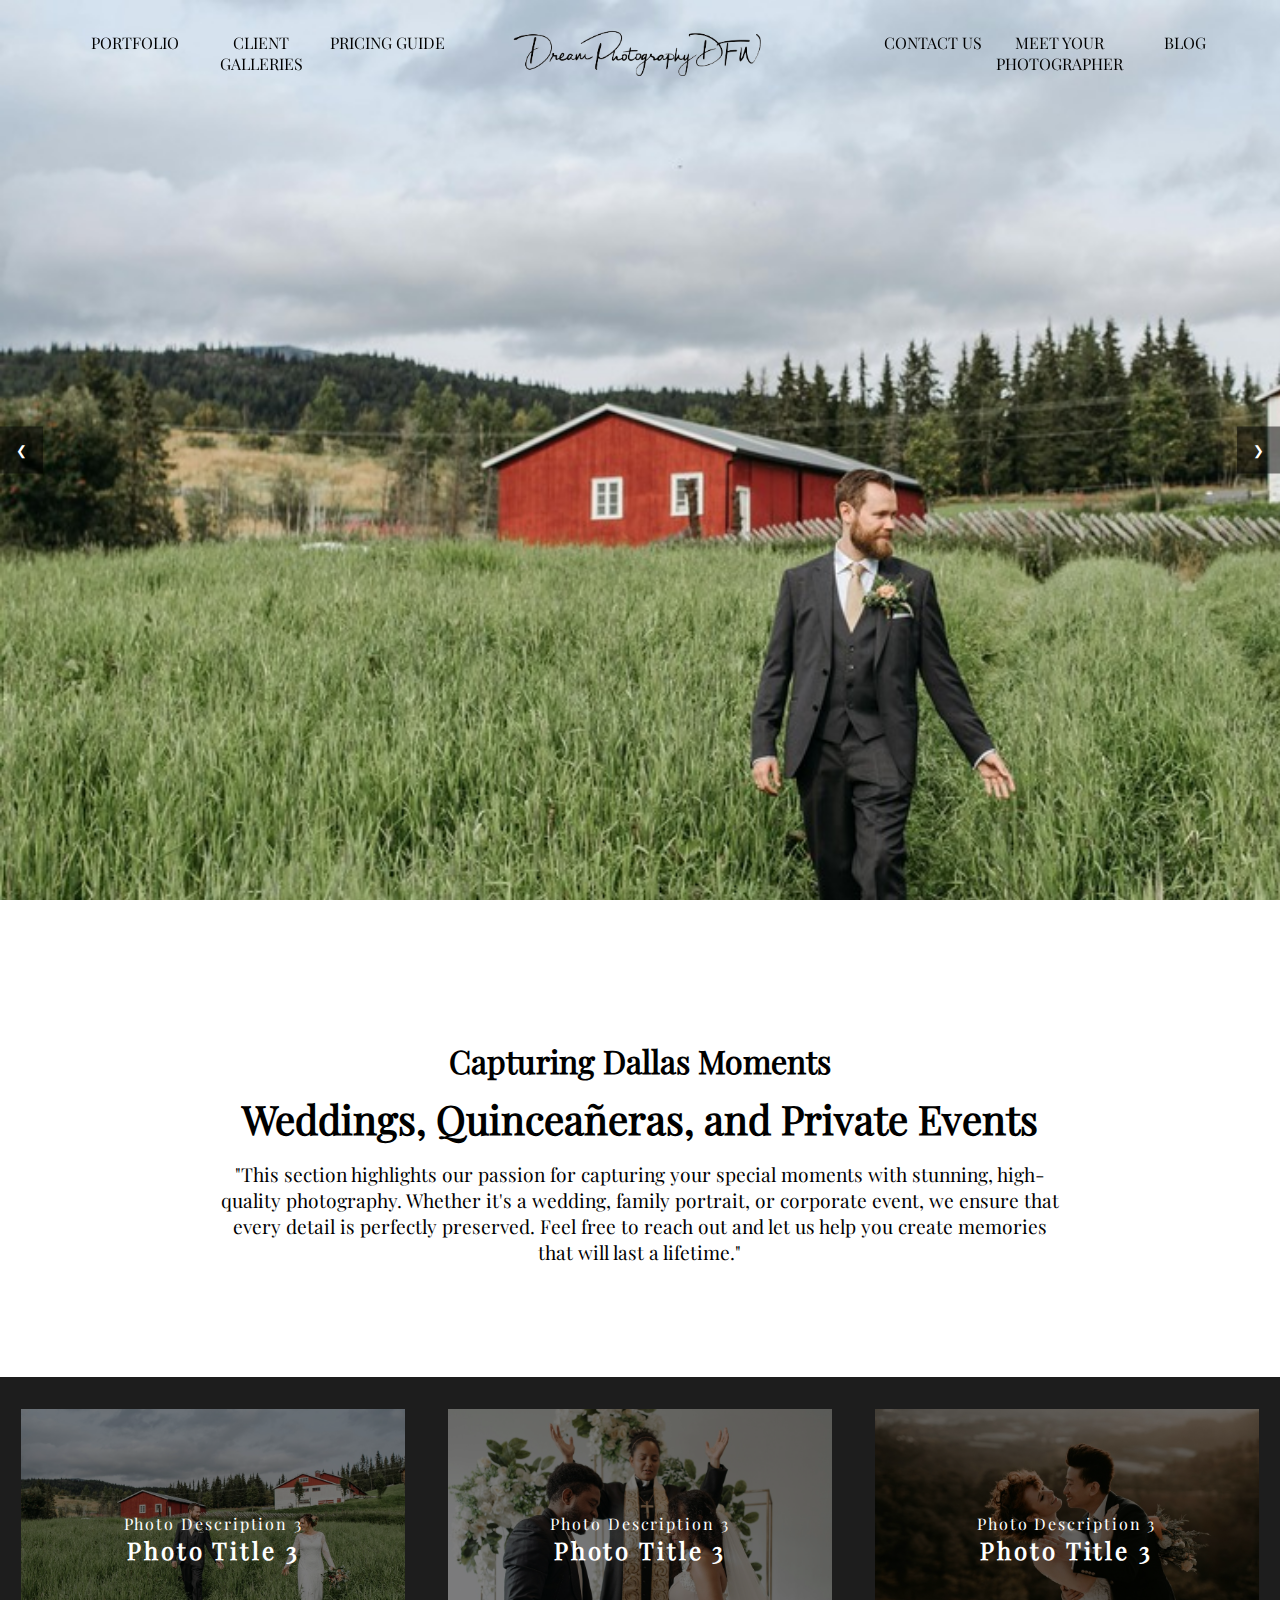
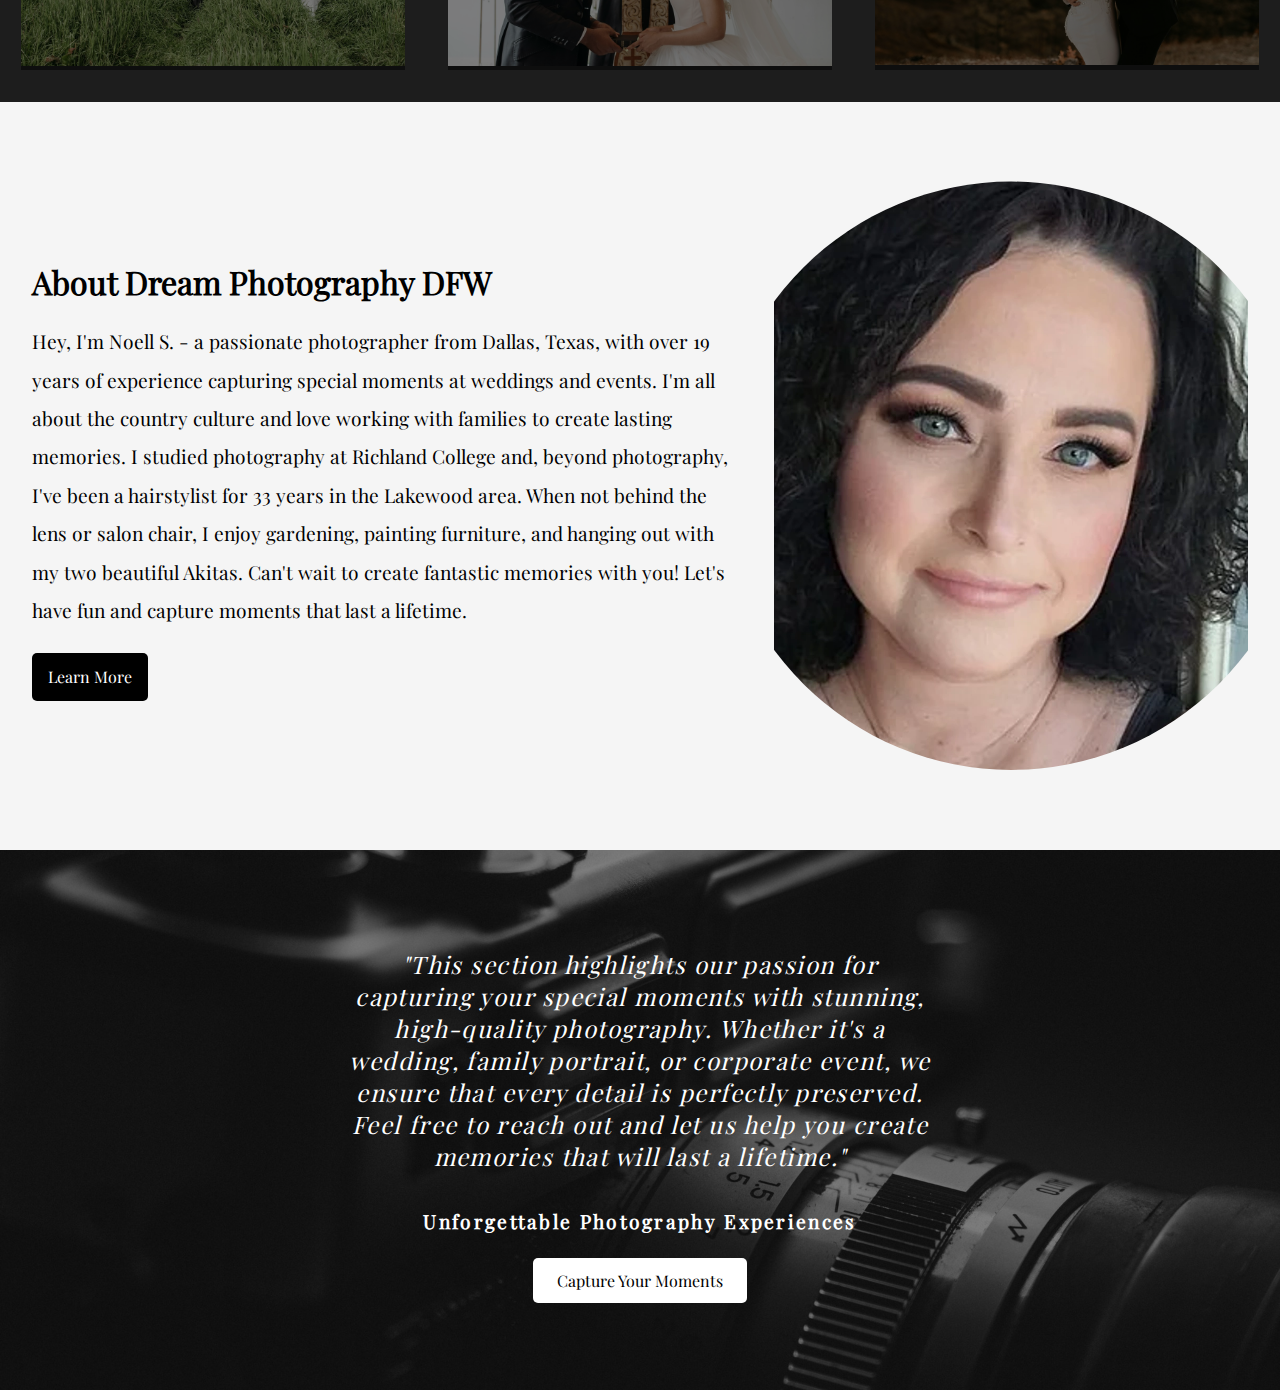
<file: index.html>
<!DOCTYPE html>
<html lang="en">
<head>
    <meta charset="UTF-8">
    <meta name="viewport" content="width=device-width, initial-scale=1.0">
    <title>Photography Website</title>
    <link rel="stylesheet" href="src/css/index.css">
</head>
<body>
    <header>
        <nav>
            <div class="hamburger-menu" id="hamburger-menu">
                <span class="hamburger-icon" id="hamburger-icon">&#9776;</span>
            </div>
            <div class="slide-menu">
                <span class="close-icon" id="close-icon">&times;</span>
                <ul class="nav-links">
                    <li><a href="#">PORTFOLIO</a></li>
                    <li><a href="#">CLIENT GALLERIES</a></li>
                    <li><a href="#">PRICING GUIDE</a></li>
                </ul>
                <ul class="nav-links">
                    <li><a href="#">CONTACT US</a></li>
                    <li><a href="#">MEET YOUR PHOTOGRAPHER</a></li>
                    <li><a href="#">BLOG</a></li>
                </ul>
            </div>
            <ul class="nav-links-regular">
                <li><a href="#">PORTFOLIO</a></li>
                <li><a href="#">CLIENT GALLERIES</a></li>
                <li><a href="#">PRICING GUIDE</a></li>
            </ul>
            <a class="nav-img-link" href="#"><img src="assets/images/DFW-logo.png" alt="Logo"></a>
            <ul class="nav-links-regular">
                <li><a href="#">CONTACT US</a></li>
                <li><a href="#">MEET YOUR PHOTOGRAPHER</a></li>
                <li><a href="#">BLOG</a></li>
            </ul>
        </nav>
    </header>
    <section class="hero-section">
        <div class="carousel">
            <div class="carousel-inner">
                <div class="carousel-item active">
                    <img src="assets/images/farm-couple.jpg" alt="Hero Image 1">
                </div>
                <div class="carousel-item">
                    <img src="assets/images/religious-couple.jpg" alt="Hero Image 2">
                </div>
                <div class="carousel-item">
                    <img src="assets/images/wedding-couple.jpg" alt="Hero Image 3">
                </div>
            </div>
            <div class="carousel-controls">
                <button class="prev">❮</button>
                <button class="next">❯</button>
            </div>
        </div>
    </section>
    <section class="header-text-section">
        <h2>Capturing Dallas Moments</h2>
        <h1>Weddings, Quinceañeras, and Private Events</h1>
        <p>
            "This section highlights our passion for capturing your special moments with stunning, high-quality photography. Whether it's a wedding, family portrait, or corporate event, we ensure that every detail is perfectly preserved. Feel free to reach out and let us help you create memories that will last a lifetime."</p>
    </section>
    <section class="photo-section">
        <div class="photo-card">
            <img src="assets/images/farm-couple.jpg" alt="Photo 1">
            <div class="photo-overlay">
                <p>Photo Description 3</p>

                <h2>Photo Title 3</h2>
            </div>
        </div>
        <div class="photo-card">
            <img src="assets/images/religious-couple.jpg" alt="Photo 2">
            <div class="photo-overlay">
                <p>Photo Description 3</p>

                <h2>Photo Title 3</h2>
            </div>
        </div>
        <div class="photo-card">
            <img src="assets/images/wedding-couple.jpg" alt="Photo 3">
            <div class="photo-overlay">
                <p>Photo Description 3</p>

                <h2>Photo Title 3</h2>
            </div>
        </div>
    </section>
    <section class="about">
        <div class="about-text">
            <h1>About Dream Photography DFW</h1>
            <p>Hey, I'm Noell S. - a passionate photographer from Dallas, Texas, with over 19 years of experience capturing special moments at weddings and events. I'm all about the country culture and love working with families to create lasting memories. I studied photography at Richland College and, beyond photography, I've been a hairstylist for 33 years in the Lakewood area. When not behind the lens or salon chair, I enjoy gardening, painting furniture, and hanging out with my two beautiful Akitas. Can't wait to create fantastic memories with you! Let's have fun and capture moments that last a lifetime.</p>
            <a href="#">Learn More</a>
        </div>
        <div class="about-image">
            <img src="assets/images/noell.webp" alt="About Us">
        </div>
    </section>
    <section class="testimonial">
        <div class="testimonial-overlay"></div>
        <div class="testimonial-content">
            <blockquote>
                "This section highlights our passion for capturing your special moments with stunning, high-quality photography. Whether it's a wedding, family portrait, or corporate event, we ensure that every detail is perfectly preserved. Feel free to reach out and let us help you create memories that will last a lifetime."
            </blockquote>
            <p class="author">Unforgettable Photography Experiences</p>
            <a href="#" class="cta-button">Capture Your Moments</a>
        </div>
    </section>

    <script src="js/hideNavbar.js"></script>
    <script src="js/navbarController.js"></script>
    <script src="js/heroSlideShow.js"></script>

</body>
</html>
</file>
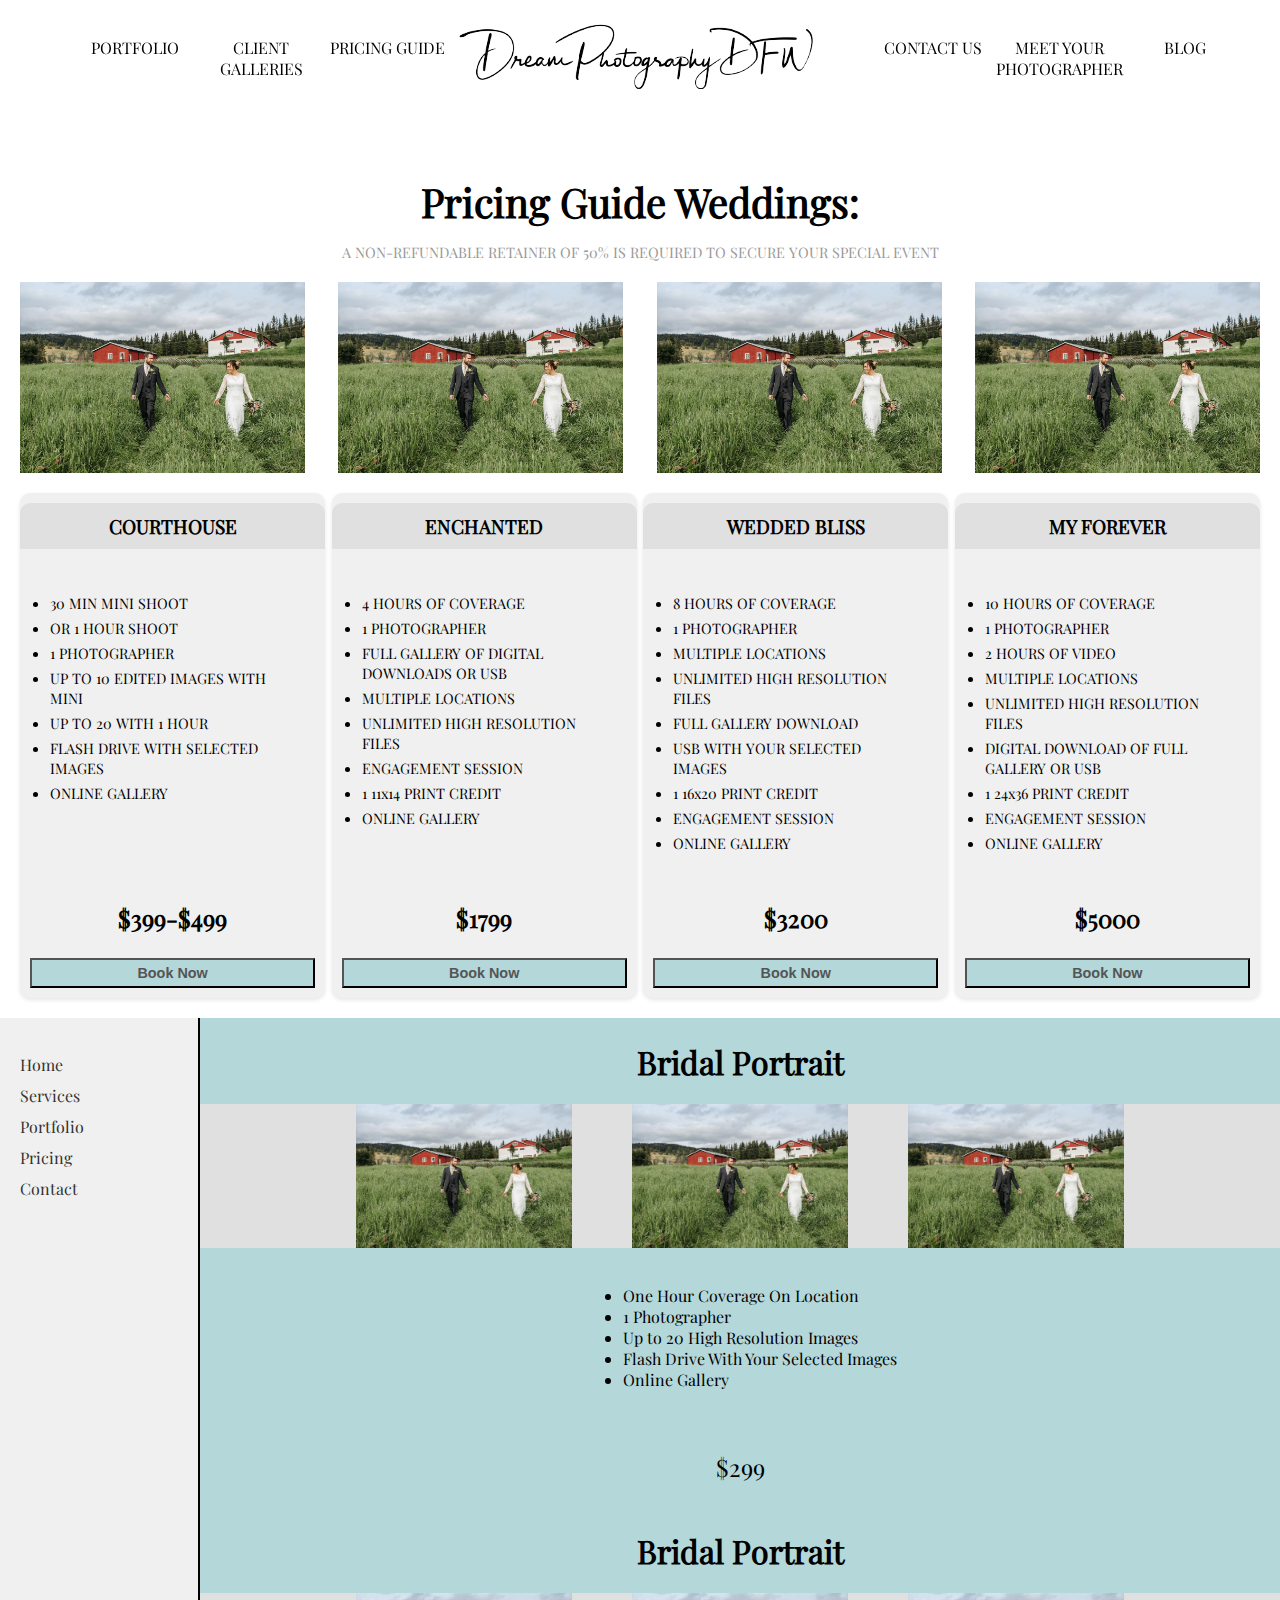
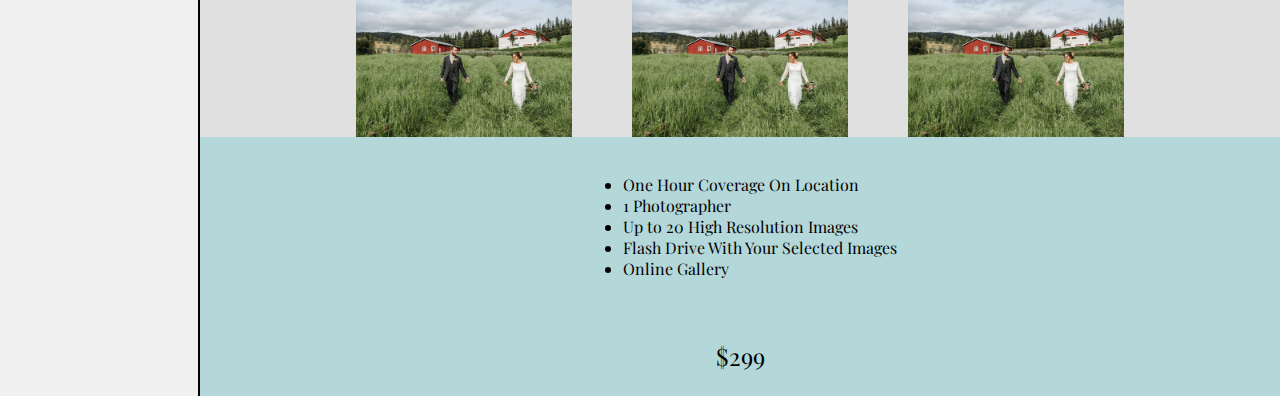
<file: pricing.html>
<!DOCTYPE html>
<html lang="en">
<head>
    <meta charset="UTF-8">
    <meta name="viewport" content="width=device-width, initial-scale=1.0">
    <title>Photography Website</title>
    <link rel="stylesheet" href="src/css/pricing.css">
</head>
<body>
    <header>
        <nav>
            <ul class="nav-links">
                <li><a href="#">PORTFOLIO</a></li>
                <li><a href="#">CLIENT GALLERIES</a></li>
                <li><a href="#">PRICING GUIDE</a></li>
            </ul>
            <a href="#"><img src="assets/images/DFW-logo.png" alt="Logo"></a>
            <ul class="nav-links">
                <li><a href="#">CONTACT US</a></li>
                <li><a href="#">MEET YOUR PHOTOGRAPHER</a></li>
                <li><a href="#">BLOG</a></li>
            </ul>
        </nav>
    </header>

    <section class="pricing-guide">
        <h1>Pricing Guide Weddings:</h1>
        <p class="note">A NON-REFUNDABLE RETAINER OF 50% IS REQUIRED TO SECURE YOUR SPECIAL EVENT</p>
        <div class="images">
            <img src="assets/images/farm-couple.jpg" alt="Courthouse Wedding">
            <img src="assets/images/farm-couple.jpg" alt="Enchanted Wedding">
            <img src="assets/images/farm-couple.jpg" alt="Wedded Bliss Wedding">
            <img src="assets/images/farm-couple.jpg" alt="My Forever Wedding">
        </div>
        <div class="packages">
            <div class="package">
                <h3>COURTHOUSE</h3>
                <ul>
                    <li>30 MIN MINI SHOOT</li>
                    <li>OR 1 HOUR SHOOT</li>
                    <li>1 PHOTOGRAPHER</li>
                    <li>UP TO 10 EDITED IMAGES WITH MINI</li>
                    <li>UP TO 20 WITH 1 HOUR</li>
                    <li>FLASH DRIVE WITH SELECTED IMAGES</li>
                    <li>ONLINE GALLERY</li>
                </ul>
                <p class="price">$399-$499</p>
                <a href="#"><button>Book Now</button></a>
            </div>
            <div class="package">
                <h3>ENCHANTED</h3>
                <ul>
                    <li>4 HOURS OF COVERAGE</li>
                    <li>1 PHOTOGRAPHER</li>
                    <li>FULL GALLERY OF DIGITAL DOWNLOADS OR USB</li>
                    <li>MULTIPLE LOCATIONS</li>
                    <li>UNLIMITED HIGH RESOLUTION FILES</li>
                    <li>ENGAGEMENT SESSION</li>
                    <li>1 11x14 PRINT CREDIT</li>
                    <li>ONLINE GALLERY</li>
                </ul>
                <p class="price">$1799</p>
                <a href="#"><button>Book Now</button></a>
            </div>
            <div class="package">
                <h3>WEDDED BLISS</h3>
                <ul>
                    <li>8 HOURS OF COVERAGE</li>
                    <li>1 PHOTOGRAPHER</li>
                    <li>MULTIPLE LOCATIONS</li>
                    <li>UNLIMITED HIGH RESOLUTION FILES</li>
                    <li>FULL GALLERY DOWNLOAD</li>
                    <li>USB WITH YOUR SELECTED IMAGES</li>
                    <li>1 16x20 PRINT CREDIT</li>
                    <li>ENGAGEMENT SESSION</li>
                    <li>ONLINE GALLERY</li>
                </ul>
                <p class="price">$3200</p>
                <a href="#"><button>Book Now</button></a>
            </div>
            <div class="package">
                <h3>MY FOREVER</h3>
                <ul>
                    <li>10 HOURS OF COVERAGE</li>
                    <li>1 PHOTOGRAPHER</li>
                    <li>2 HOURS OF VIDEO</li>
                    <li>MULTIPLE LOCATIONS</li>
                    <li>UNLIMITED HIGH RESOLUTION FILES</li>
                    <li>DIGITAL DOWNLOAD OF FULL GALLERY OR USB</li>
                    <li>1 24x36 PRINT CREDIT</li>
                    <li>ENGAGEMENT SESSION</li>
                    <li>ONLINE GALLERY</li>
                </ul>
                <p class="price">$5000</p>
                <a href="#"><button>Book Now</button></a>
            </div>
        </div>
    </section>

    <div class="sub-services">
        <section id="side-nav-container" class="side-nav-container">
            <nav class="side-nav">
                <ul>
                    <li><a href="#home">Home</a></li>
                    <li><a href="#services">Services</a></li>
                    <li><a href="#portfolio">Portfolio</a></li>
                    <li><a href="#pricing">Pricing</a></li>
                    <li><a href="#contact">Contact</a></li>
                </ul>
            </nav>
        </section>
        
        <div class="services">
            <section class="service">
                <h1>Bridal Portrait</h1>
                <div class="img-container">
                    <img src="assets/images/farm-couple.jpg">
                    <img src="assets/images/farm-couple.jpg">
                    <img src="assets/images/farm-couple.jpg">
                </div>
                <ul>
                    <li>One Hour Coverage On Location</li>
                    <li>1 Photographer</li>
                    <li>Up to 20 High Resolution Images</li>
                    <li>Flash Drive With Your Selected Images</li>
                    <li>Online Gallery</li>
                </ul>
                <p>$299</p>
            </section>
            <section class="service">
                <h1>Bridal Portrait</h1>
                <div class="img-container">
                    <img src="assets/images/farm-couple.jpg">
                    <img src="assets/images/farm-couple.jpg">
                    <img src="assets/images/farm-couple.jpg">
                </div>
                <ul>
                    <li>One Hour Coverage On Location</li>
                    <li>1 Photographer</li>
                    <li>Up to 20 High Resolution Images</li>
                    <li>Flash Drive With Your Selected Images</li>
                    <li>Online Gallery</li>
                </ul>
                <p>$299</p>
            </section>
        </div>
    </div>

    <script src="js/hideNavbar.js"></script>
    <!-- <script src="js/sideNav.js"></script> -->


</body>
</html>
</file>
<file: src/css/index.css>
/* Variables for easier color management */
/* Define font face for Playfair Display */
@font-face {
  font-family: "Playfair Display";
  src: url("/assets/fonts/PD-static/PlayfairDisplay-Regular.ttf") format("truetype");
  /* Add other formats if available */
  font-weight: normal;
  font-style: normal;
}
/* Apply fonts to elements */
body {
  font-family: "Playfair Display", Arial, sans-serif;
  margin: 0;
  padding: 0;
}

h1, h2, h3, h4, h5, h6 {
  font-family: "Playfair Display", Arial, sans-serif;
  /* Fallback to Arial or sans-serif if 'Playfair Display' fails to load */
}

p {
  font-family: "Playfair Display", Arial, sans-serif;
  /* Fallback to Arial or sans-serif */
}

header {
  position: fixed;
  width: 100%;
  top: 0;
  z-index: 100;
  background-color: rgba(0, 0, 0, 0);
  transition: top 0.3s;
}
header nav {
  display: flex;
  justify-content: center;
  align-items: center;
  padding: 1rem 2rem;
  /* Media query for screens 768px and smaller */
}
header nav .logo {
  font-size: 1.5rem;
  color: #fff;
  text-align: center;
}
header nav .nav-links-regular {
  list-style: none;
  display: flex;
  flex: 1;
  justify-content: space-between;
}
header nav .nav-links-regular li {
  flex: 1;
  text-align: center;
}
header nav .nav-links-regular li a {
  color: black;
  text-decoration: none;
  font-size: 1rem;
}
header nav .nav-links-regular li a:hover {
  color: #f5f5f5;
}
header nav .hamburger-menu {
  display: none; /* Hide by default */
}
@media screen and (max-width: 768px) {
  header nav .hamburger-menu {
    display: block; /* Show the hamburger menu */
    cursor: pointer;
    position: fixed;
    top: 60px;
    left: 50px;
    font-size: 22px;
    color: rgb(0, 72, 105);
  }
  header nav .nav-links-regular {
    display: none; /* Hide the regular nav-links */
  }
}

.nav-img-link {
  display: flex;
  justify-content: center;
}
.nav-img-link img {
  width: 70%;
  min-width: 230px;
}

.slide-menu.open {
  left: 0; /* Slide menu into view */
}

.close-icon.open {
  display: block;
  margin-left: 90%;
  cursor: pointer;
  color: #fff;
  font-size: 30px;
}

.close-icon {
  display: none;
}

.slide-menu {
  position: fixed;
  top: 0;
  left: -250px; /* Initially off screen */
  width: 250px;
  height: 100%;
  background-color: #333;
  z-index: 900;
  transition: left 0.3s ease;
  padding-top: 60px; /* Adjust for top padding */
  /* Media query for screens 768px and smaller */
}
.slide-menu .nav-links {
  list-style-type: none;
  padding: 0;
  margin: 0;
}
.slide-menu .nav-links li {
  padding: 15px 20px;
  border-bottom: 1px solid #555;
}
.slide-menu .nav-links li a {
  color: #fff;
  text-decoration: none;
  font-size: 16px;
}
.slide-menu .nav-links li a:hover {
  color: rgba(108, 208, 255, 0.5);
}
.slide-menu .nav-img-link img {
  display: block;
  margin: 0 auto;
  padding: 20px;
  max-width: 80%;
}
@media screen and (max-width: 768px) {
  .slide-menu .slide-menu {
    width: 80%;
    left: -80%; /* Off screen initially */
  }
}

.hero-section {
  position: relative;
  height: 100vh;
  display: flex;
  align-items: center;
  justify-content: center;
  overflow: hidden;
}
.hero-section .carousel {
  position: relative;
  width: 100%;
  height: 100%;
}
.hero-section .carousel .carousel-inner {
  display: flex;
  transition: transform 0.5s ease-in-out;
  width: 300%;
}
.hero-section .carousel .carousel-inner .carousel-item {
  width: 100%;
  height: 100%;
  flex: 0 0 100%;
}
.hero-section .carousel .carousel-inner .carousel-item img {
  width: 50%;
  -o-object-fit: cover;
     object-fit: cover;
}
.hero-section .carousel .carousel-inner .carousel-item.active {
  display: block;
}
.hero-section .carousel .carousel-controls {
  position: absolute;
  top: 50%;
  width: 100%;
  display: flex;
  justify-content: space-between;
  transform: translateY(-50%);
}
.hero-section .carousel .carousel-controls button {
  background: rgba(0, 0, 0, 0.5);
  border: none;
  color: #fff;
  padding: 1rem;
  cursor: pointer;
}
.hero-section .carousel .carousel-controls button:hover {
  background: rgba(0, 0, 0, 0.8);
}

@media (max-width: 768px) {
  .hero-section {
    height: auto;
  }
}
.header-text-section {
  padding: 7rem;
  background-color: #fff;
  text-align: center;
}
.header-text-section h1 {
  font-size: 2.5rem;
  color: #000000;
  margin-bottom: 1rem;
}
.header-text-section h2 {
  font-size: 2rem;
  color: #000000;
  margin-bottom: -1rem;
}
.header-text-section p {
  font-size: 1.2rem;
  color: #000000;
  width: 80%;
  margin: auto;
}
@media (max-width: 1200px) {
  .header-text-section {
    padding: 5rem;
  }
  .header-text-section h1 {
    font-size: 2.2rem;
  }
  .header-text-section h2 {
    font-size: 1.8rem;
  }
  .header-text-section p {
    font-size: 1.1rem;
  }
}
@media (max-width: 992px) {
  .header-text-section {
    padding: 4rem;
  }
  .header-text-section h1 {
    font-size: 2rem;
  }
  .header-text-section h2 {
    font-size: 1.6rem;
  }
  .header-text-section p {
    font-size: 1rem;
  }
}
@media (max-width: 768px) {
  .header-text-section {
    padding: 3rem;
  }
  .header-text-section h1 {
    font-size: 1.8rem;
  }
  .header-text-section h2 {
    font-size: 1.4rem;
  }
  .header-text-section p {
    font-size: 0.9rem;
  }
}
@media (max-width: 576px) {
  .header-text-section {
    padding: 2rem;
  }
  .header-text-section h1 {
    font-size: 1.6rem;
  }
  .header-text-section h2 {
    font-size: 1.2rem;
  }
  .header-text-section p {
    font-size: 0.8rem;
    width: 90%;
  }
}

.photo-section {
  display: flex;
  justify-content: space-around;
  padding: 2rem 0;
  background-color: #1d1d1d;
}
.photo-section .photo-card {
  position: relative;
  width: 30%;
}
.photo-section .photo-card img {
  width: 100%;
  height: auto;
}
.photo-section .photo-card .photo-overlay {
  position: absolute;
  top: 0;
  left: 0;
  width: 100%;
  height: 100%;
  display: flex;
  flex-direction: column;
  justify-content: center;
  align-items: center;
  background-color: rgba(0, 0, 0, 0.5);
  color: #fff;
  opacity: 1;
  transition: opacity 0.3s;
}
.photo-section .photo-card .photo-overlay h2 {
  margin: 0;
  font-size: 1.5rem;
  letter-spacing: 0.12em;
}
.photo-section .photo-card .photo-overlay p {
  margin: 0;
  font-size: 1rem;
  letter-spacing: 0.12em;
}
.photo-section .photo-card:hover .photo-overlay {
  opacity: 0;
}
@media (max-width: 1200px) {
  .photo-section .photo-card {
    width: 45%;
  }
  .photo-section .photo-overlay h2 {
    font-size: 1.3rem;
  }
  .photo-section .photo-overlay p {
    font-size: 0.9rem;
  }
}
@media (max-width: 992px) {
  .photo-section {
    flex-direction: column;
    align-items: center;
  }
  .photo-section .photo-card {
    width: 80%;
    margin-bottom: 2rem;
  }
  .photo-section .photo-overlay h2 {
    font-size: 1.2rem;
  }
  .photo-section .photo-overlay p {
    font-size: 0.85rem;
  }
}
@media (max-width: 768px) {
  .photo-section .photo-card {
    width: 90%;
  }
  .photo-section .photo-overlay h2 {
    font-size: 1rem;
  }
  .photo-section .photo-overlay p {
    font-size: 0.75rem;
  }
}
@media (max-width: 576px) {
  .photo-section .photo-card {
    width: 100%;
  }
  .photo-section .photo-overlay h2 {
    font-size: 0.9rem;
  }
  .photo-section .photo-overlay p {
    font-size: 0.7rem;
  }
}

.about {
  display: flex;
  padding: 2rem;
  background-color: #f5f5f5;
  margin: 0 auto;
  align-items: center; /* Center vertically */
  line-height: 2;
}
@media (max-width: 992px) {
  .about {
    flex-direction: column;
    padding: 1.5rem;
  }
}

.about-text {
  width: 60%;
}
.about-text h1 {
  font-size: 2rem;
  margin: 0;
}
.about-text p {
  font-size: 1.2rem;
  margin: 0.5rem 0;
}
.about-text a {
  display: inline-block;
  margin-top: 1rem;
  padding: 0.5rem 1rem;
  background-color: #000000;
  color: #fff;
  text-decoration: none;
  border-radius: 5px;
}
.about-text a:hover {
  background-color: black;
}
@media (max-width: 992px) {
  .about-text {
    width: 100%;
    text-align: center;
  }
  .about-text h1 {
    font-size: 1.8rem;
  }
  .about-text p {
    font-size: 1rem;
  }
  .about-text a {
    margin-top: 0.5rem;
    padding: 0.4rem 0.8rem;
  }
}
@media (max-width: 768px) {
  .about-text h1 {
    font-size: 1.6rem;
  }
  .about-text p {
    font-size: 0.9rem;
  }
  .about-text a {
    padding: 0.3rem 0.6rem;
  }
}
@media (max-width: 576px) {
  .about-text h1 {
    font-size: 1.4rem;
  }
  .about-text p {
    font-size: 0.8rem;
  }
  .about-text a {
    padding: 0.2rem 0.5rem;
  }
}

.about-image {
  width: 40%;
  padding-left: 2rem;
  display: flex;
  justify-content: center; /* Center horizontally */
  align-items: center; /* Center vertically */
}
.about-image img {
  width: 100%;
  -webkit-clip-path: circle(50% at 50% 50%);
          clip-path: circle(50% at 50% 50%);
  height: auto;
  border-radius: 10px;
}
@media (max-width: 992px) {
  .about-image {
    width: 100%;
    padding-left: 0;
    margin-top: 1.5rem;
  }
  .about-image img {
    width: 80%;
  }
}
@media (max-width: 768px) {
  .about-image img {
    width: 70%;
  }
}
@media (max-width: 576px) {
  .about-image img {
    width: 60%;
  }
}

.testimonial {
  position: relative;
  height: 60vh;
  background: url("/assets/images/hero-camera.jpg") no-repeat center center/cover;
  display: flex;
  justify-content: center;
  align-items: center;
  text-align: center;
  color: #fff;
}
.testimonial .testimonial-overlay {
  position: absolute;
  top: 0;
  left: 0;
  width: 100%;
  height: 100%;
  background: rgba(0, 0, 0, 0.5);
  z-index: 1;
}
.testimonial .testimonial-content {
  position: relative;
  z-index: 2;
  max-width: 600px;
  margin: 0 1rem;
}
.testimonial .testimonial-content blockquote {
  font-size: 1.5rem;
  margin: 0 0 1rem;
  font-style: italic;
  letter-spacing: 0.06em;
}
.testimonial .testimonial-content .author {
  font-size: 1.2rem;
  margin: 0 0 1rem;
  font-weight: bold;
  padding: 20px;
  letter-spacing: 0.12em;
}
.testimonial .testimonial-content .cta-button {
  padding: 0.75rem 1.5rem;
  background-color: #fff;
  color: #000;
  text-decoration: none;
  font-size: 1rem;
  border-radius: 5px;
}
.testimonial .testimonial-content .cta-button:hover {
  background-color: #f5f5f5;
}
@media (max-width: 1200px) {
  .testimonial .testimonial-content blockquote {
    font-size: 1.4rem;
  }
  .testimonial .testimonial-content .author {
    font-size: 1.1rem;
  }
  .testimonial .testimonial-content .cta-button {
    padding: 0.7rem 1.4rem;
    font-size: 0.95rem;
  }
}
@media (max-width: 992px) {
  .testimonial .testimonial-content blockquote {
    font-size: 1.3rem;
  }
  .testimonial .testimonial-content .author {
    font-size: 1rem;
  }
  .testimonial .testimonial-content .cta-button {
    padding: 0.65rem 1.3rem;
    font-size: 0.9rem;
  }
}
@media (max-width: 768px) {
  .testimonial .testimonial-content blockquote {
    font-size: 1.2rem;
  }
  .testimonial .testimonial-content .author {
    font-size: 0.95rem;
  }
  .testimonial .testimonial-content .cta-button {
    padding: 0.6rem 1.2rem;
    font-size: 0.85rem;
  }
}
@media (max-width: 576px) {
  .testimonial .testimonial-content blockquote {
    font-size: 1.1rem;
  }
  .testimonial .testimonial-content .author {
    font-size: 0.9rem;
  }
  .testimonial .testimonial-content .cta-button {
    padding: 0.55rem 1.1rem;
    font-size: 0.8rem;
  }
}/*# sourceMappingURL=index.css.map */
</file>
<file: src/css/pricing.css>
/* Variables for easier color management */
/* Define font face for Playfair Display */
@font-face {
  font-family: "Playfair Display";
  src: url("/assets/fonts/PD-static/PlayfairDisplay-Regular.ttf") format("truetype");
  /* Add other formats if available */
  font-weight: normal;
  font-style: normal;
}
body {
  font-family: "Playfair Display", Arial, sans-serif;
  margin: 0;
  padding: 0;
}

h1, h2, h3, h4, h5, h6 {
  font-family: "Playfair Display", Arial, sans-serif;
  /* Fallback to Arial or sans-serif if 'Playfair Display' fails to load */
}

p {
  font-family: "Playfair Display", Arial, sans-serif;
  /* Fallback to Arial or sans-serif */
}

header {
  position: fixed;
  width: 100%;
  top: 0;
  z-index: 100;
  background-color: rgba(0, 0, 0, 0);
  transition: top 0.3s;
}
header nav {
  display: flex;
  justify-content: space-between;
  align-items: center;
  padding: 1rem 2rem;
}
header nav .logo {
  font-size: 1.5rem;
  color: #fff;
  text-align: center;
}
header nav .nav-links {
  list-style: none;
  display: flex;
  flex: 1;
  justify-content: space-between;
}
header nav .nav-links li {
  flex: 1;
  text-align: center;
}
header nav .nav-links li a {
  color: black;
  text-decoration: none;
  font-size: 1rem;
}
header nav .nav-links li a:hover {
  color: #f5f5f5;
}

.pricing-guide {
  text-align: center;
  padding: 20px;
  background-color: #fff;
  margin-top: 10%;
}
.pricing-guide h1 {
  font-size: 2.5em;
  margin-bottom: 10px;
}
.pricing-guide h2 {
  font-size: 2em;
  margin-bottom: 20px;
}
.pricing-guide .note {
  font-size: 0.9em;
  color: #999;
  margin-bottom: 20px;
}
.pricing-guide .images {
  display: flex;
  justify-content: space-between;
  margin-bottom: 20px;
}
.pricing-guide .images img {
  width: 23%;
  height: auto;
}
.pricing-guide .packages {
  display: flex;
  justify-content: space-between;
}
.pricing-guide .packages .package {
  width: 23%;
  background-color: #f0f0f0;
  padding: 10px;
  border-radius: 10px;
  box-shadow: 0 2px 4px rgba(0, 0, 0, 0.1);
  display: flex;
  flex-direction: column;
  justify-content: space-between;
}
.pricing-guide .packages .package h3 {
  background-color: #e0e0e0;
  padding: 10px;
  margin: 0 -10px 10px -10px;
  border-radius: 10px 10px 0 0;
  font-size: 1.2em;
}
.pricing-guide .packages .package ul {
  height: 100%;
  padding: 20px;
  font-size: 0.9em;
  text-align: left;
}
.pricing-guide .packages .package ul li {
  margin-bottom: 5px;
}
.pricing-guide .packages .package .price {
  font-size: 1.5em;
  font-weight: bold;
  margin-top: 10px;
}
.pricing-guide .packages .package button {
  background: #b4d7d9;
  font-size: 0.9em;
  font-weight: 600;
  width: 100%;
  height: 30px;
  color: #555;
  cursor: pointer;
}
@media (max-width: 768px) {
  .pricing-guide .packages {
    flex-wrap: wrap;
  }
  .pricing-guide .packages .package {
    width: 45%;
  }
}
@media (max-width: 480px) {
  .pricing-guide .images {
    flex-direction: column;
  }
  .pricing-guide .images img {
    width: 100%;
    margin-bottom: 10px;
  }
  .pricing-guide .packages {
    flex-direction: column;
    align-items: center;
  }
  .pricing-guide .packages .package {
    width: 90%;
  }
}

.sub-services {
  display: flex;
}
.sub-services .side-nav-container {
  background-color: red;
  position: relative;
  top: 0;
  bottom: 0;
  left: 0;
  width: 0;
  transition: width 0.3s ease;
}
.sub-services .side-nav-container .side-nav {
  border-right: solid 2px #000;
  position: relative;
  width: 200px;
  background-color: #f0f0f0;
  height: 100%;
  padding: 20px;
  box-sizing: border-box;
  z-index: 1000;
}
.sub-services .side-nav-container .side-nav ul {
  list-style-type: none;
  padding: 0;
}
.sub-services .side-nav-container .side-nav ul li {
  margin-bottom: 10px;
}
.sub-services .side-nav-container .side-nav ul li a {
  text-decoration: none;
  color: #333;
}
.sub-services .service {
  display: flex;
  flex-direction: column;
  justify-content: center;
  align-items: center;
  margin-left: 200px;
  background-color: #b4d7d9;
}
.sub-services .service .img-container {
  display: flex;
  background-color: #e0e0e0;
  justify-content: center;
}
.sub-services .service .img-container img {
  margin: 0 30px;
  width: 20%;
  height: auto;
}
.sub-services .service ul {
  margin: 37px;
}
.sub-services .service p {
  font-size: 1.5em;
}
@media (max-width: 768px) {
  .sub-services .service .img-container {
    flex-direction: column;
    align-items: center;
  }
  .sub-services .service .img-container img {
    width: 50%;
    margin: 20px;
  }
}/*# sourceMappingURL=pricing.css.map */
</file>
